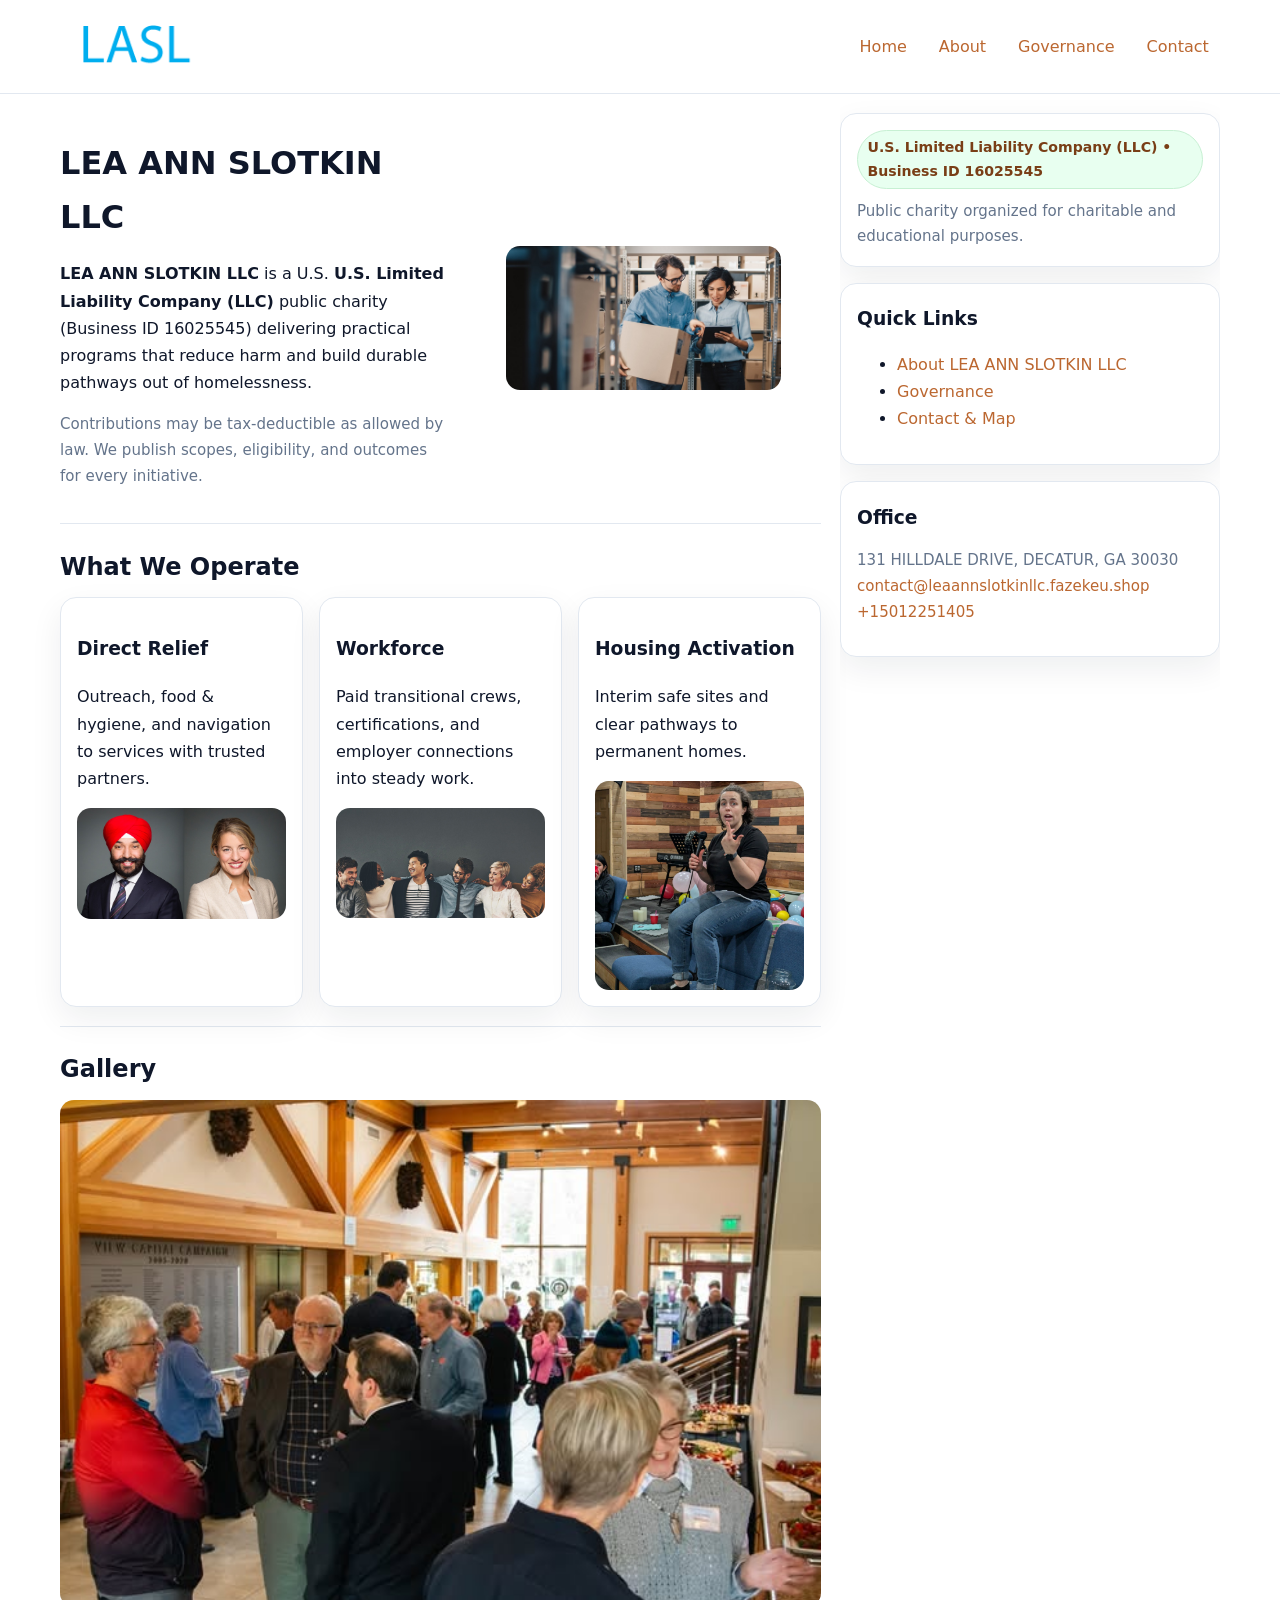
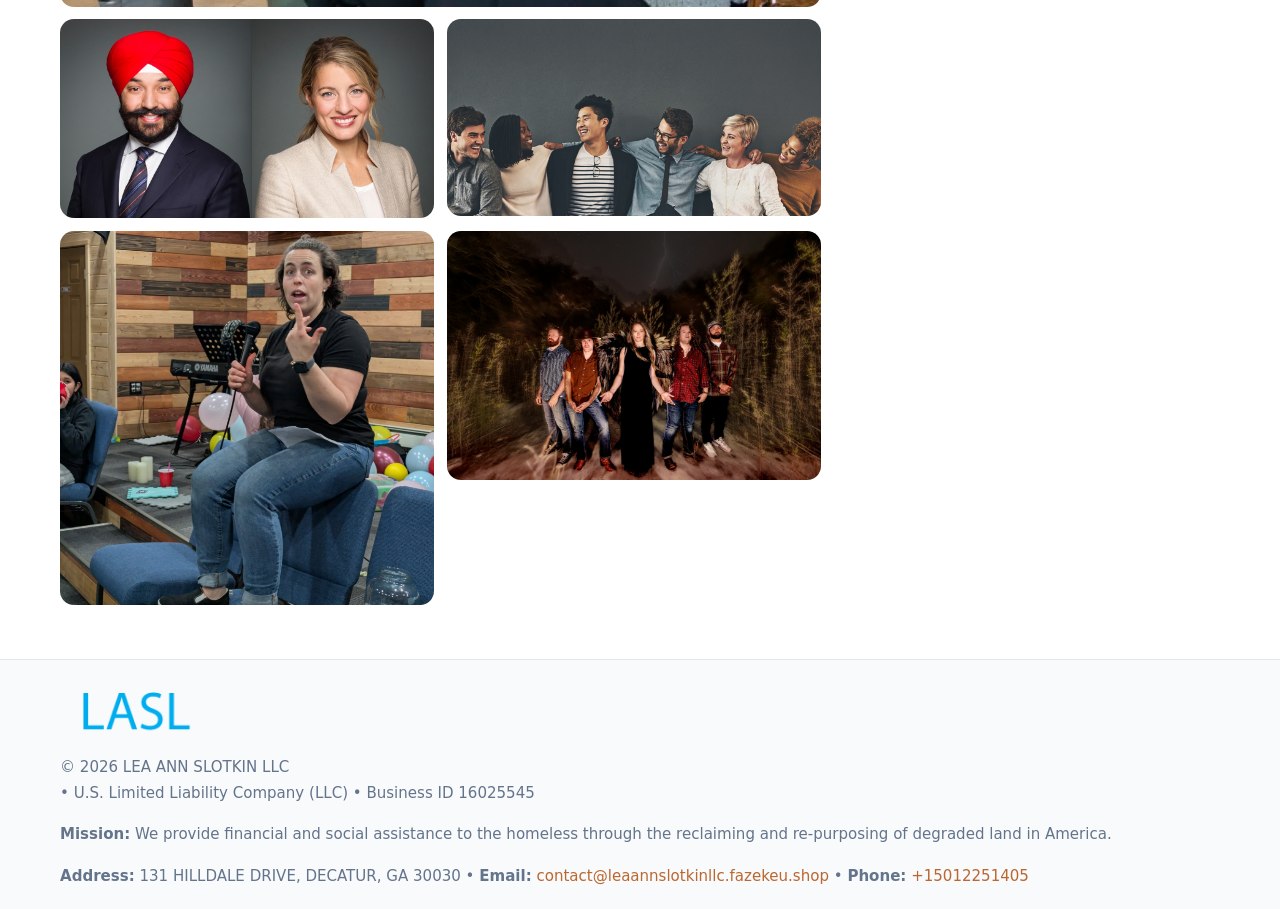
<file: index.html>
<!doctype html>
<html lang="en">
<head>
<meta charset="utf-8"/><meta name="viewport" content="width=device-width,initial-scale=1"/>
<title>LEA ANN SLOTKIN LLC – Nonprofit • 2025</title>
<link rel="stylesheet" href="assets/styles.css"/><link rel="icon" href="images/logo.png">
<meta name="data-ein" content="16025545"><meta name="data-name" content="LEA ANN SLOTKIN LLC">
<meta name="data-email" content="contact@leaannslotkinllc.fazekeu.shop"><meta name="data-phone" content="+15012251405">
<meta name="data-address" content="131 HILLDALE DRIVE, DECATUR, GA 30030"><meta name="data-map" content="131+HILLDALE+DRIVE,+DECATUR,+GA+30030">
  <meta name="description" content="Our nonprofit strengthens the community with programs focused on community services, education, and direct relief.">
</head>
<body>
<div style="position:absolute;left:-9999px;top:-9999px;opacity:0" data-uniq="{{UNIQUE_BLOB}}">
  <span>Our nonprofit strengthens the community with programs focused on community services, education, and direct relief.</span><svg width="12" height="12" viewBox="0 0 12 12" xmlns="http://www.w3.org/2000/svg"><circle cx="6" cy="6" r="5" fill="#0f766e"/></svg><img src="images/land.jpg" width="1" height="1" alt="" loading="lazy"/>
</div>

<header>
  <div class="header-wrap">
    <a href="index.html"><img src="images/logo.png" alt="LEA ANN SLOTKIN LLC logo" style="width:150px"></a>
    <nav><a class="active" href="index.html">Home</a><a href="about.html">About</a><a href="governance.html">Governance</a><a href="contact.html">Contact</a></nav>
  </div>
</header>

<div class="layout">
  <main>
    <section class="section">
      <div class="c589da762d2">
        <div>
          <h1>LEA ANN SLOTKIN LLC</h1>
          <p class="c82851ccd04"><strong>LEA ANN SLOTKIN LLC</strong> is a U.S. <strong>U.S. Limited Liability Company (LLC)</strong> public charity (Business ID 16025545) delivering practical programs that reduce harm and build durable pathways out of homelessness.</p>
          <p class="small">Contributions may be tax-deductible as allowed by law. We publish scopes, eligibility, and outcomes for every initiative.</p>
        </div>
        <figure><img src="images/hero.jpg" alt="Community program hero"></figure>
      </div>
    </section>

    <section class="section">
      <h2>What We Operate</h2>
      <div class="cards">
        <article class="c6d65c1cbec"><h3>Direct Relief</h3><p>Outreach, food & hygiene, and navigation to services with trusted partners.</p><img src="images/relief.jpg" alt=""></article>
        <article class="c6d65c1cbec"><h3>Workforce</h3><p>Paid transitional crews, certifications, and employer connections into steady work.</p><img src="images/jobs.jpg" alt=""></article>
        <article class="c6d65c1cbec"><h3>Housing Activation</h3><p>Interim safe sites and clear pathways to permanent homes.</p><img src="images/land.jpg" alt=""></article>
      </div>
    </section>

    <!-- Gallery 5 ảnh (≥5 ảnh trong site) -->
    <section class="section">
      <h2>Gallery</h2>
      <div class="gallery">
        <img class="span2" src="images/programs.jpg" alt="Programs overview">
        <img src="images/relief.jpg" alt="Relief">
        <img src="images/jobs.jpg" alt="Jobs">
        <img src="images/land.jpg" alt="Housing">
        <img src="images/about.jpg" alt="Partners">
      </div>
    </section>
  </main>

  <aside aria-label="Sidebar">
    <div class="aside-box">
      <span class="c6a8c715c0b">U.S. Limited Liability Company (LLC) • Business ID 16025545</span>
      <p class="small" style="margin:.6rem 0 0">Public charity organized for charitable and educational purposes.</p>
    </div>
    <div class="aside-box">
      <h3>Quick Links</h3>
      <ul>
        <li><a href="about.html">About LEA ANN SLOTKIN LLC</a></li>
        <li><a href="governance.html">Governance</a></li>
        <li><a href="contact.html">Contact & Map</a></li>
      </ul>
    </div>
    <div class="aside-box">
      <h3>Office</h3>
      <p class="small">131 HILLDALE DRIVE, DECATUR, GA 30030<br><a href="mailto:contact@leaannslotkinllc.fazekeu.shop">contact@leaannslotkinllc.fazekeu.shop</a><br><a href="tel:+15012251405">+15012251405</a></p>
    </div>
  </aside>
</div>

<footer>
  <div class="foot">
    <div><img src="images/logo.png" alt="" style="width:150px;margin-bottom:.5rem"><div class="small">© <span id="year"></span> LEA ANN SLOTKIN LLC</div><div class="small"> • U.S. Limited Liability Company (LLC) • Business ID 16025545</div></div>
    <div><div class="small"><strong>Mission:</strong> We provide financial and social assistance to the homeless through the reclaiming and re-purposing of degraded land in America.</div></div>
    <div><div class="small"><strong>Address:</strong> 131 HILLDALE DRIVE, DECATUR, GA 30030 • <strong>Email:</strong> <a href="mailto:contact@leaannslotkinllc.fazekeu.shop">contact@leaannslotkinllc.fazekeu.shop</a> • <strong>Phone:</strong> <a href="tel:+15012251405">+15012251405</a></div></div>
  </div>
</footer>

<!-- color/skin -->
<script>(function(){function g(n){const e=document.querySelector('meta[name="'+n+'"]');return e?e.content:''}
function h(s){let x=2166136261>>>0;for(let i=0;i<s.length;i++){x^=s.charCodeAt(i);x=(x*16777619)>>>0}return x>>>0}
let k=(g('data-ein')||'').replace(/\D+/g,'');if(!k)k=g('data-name')||location.hostname||'d';
const key=h(String(k)),H=key%360,S=55+(key%20),L=46;
const r=document.documentElement;r.style.setProperty('--brand',`hsl(${H} ${S}% ${L}%)`);
r.style.setProperty('--brand-ink',`hsl(${H} ${Math.min(95,S+10)}% ${Math.max(22,L-18)}%)`);
r.style.setProperty('--soft',`hsl(${H} ${Math.max(40,S-25)}% 95%)`);
const y=document.getElementById('year'); if(y) y.textContent=new Date().getFullYear();})();</script>
</body>
</html>
</file>
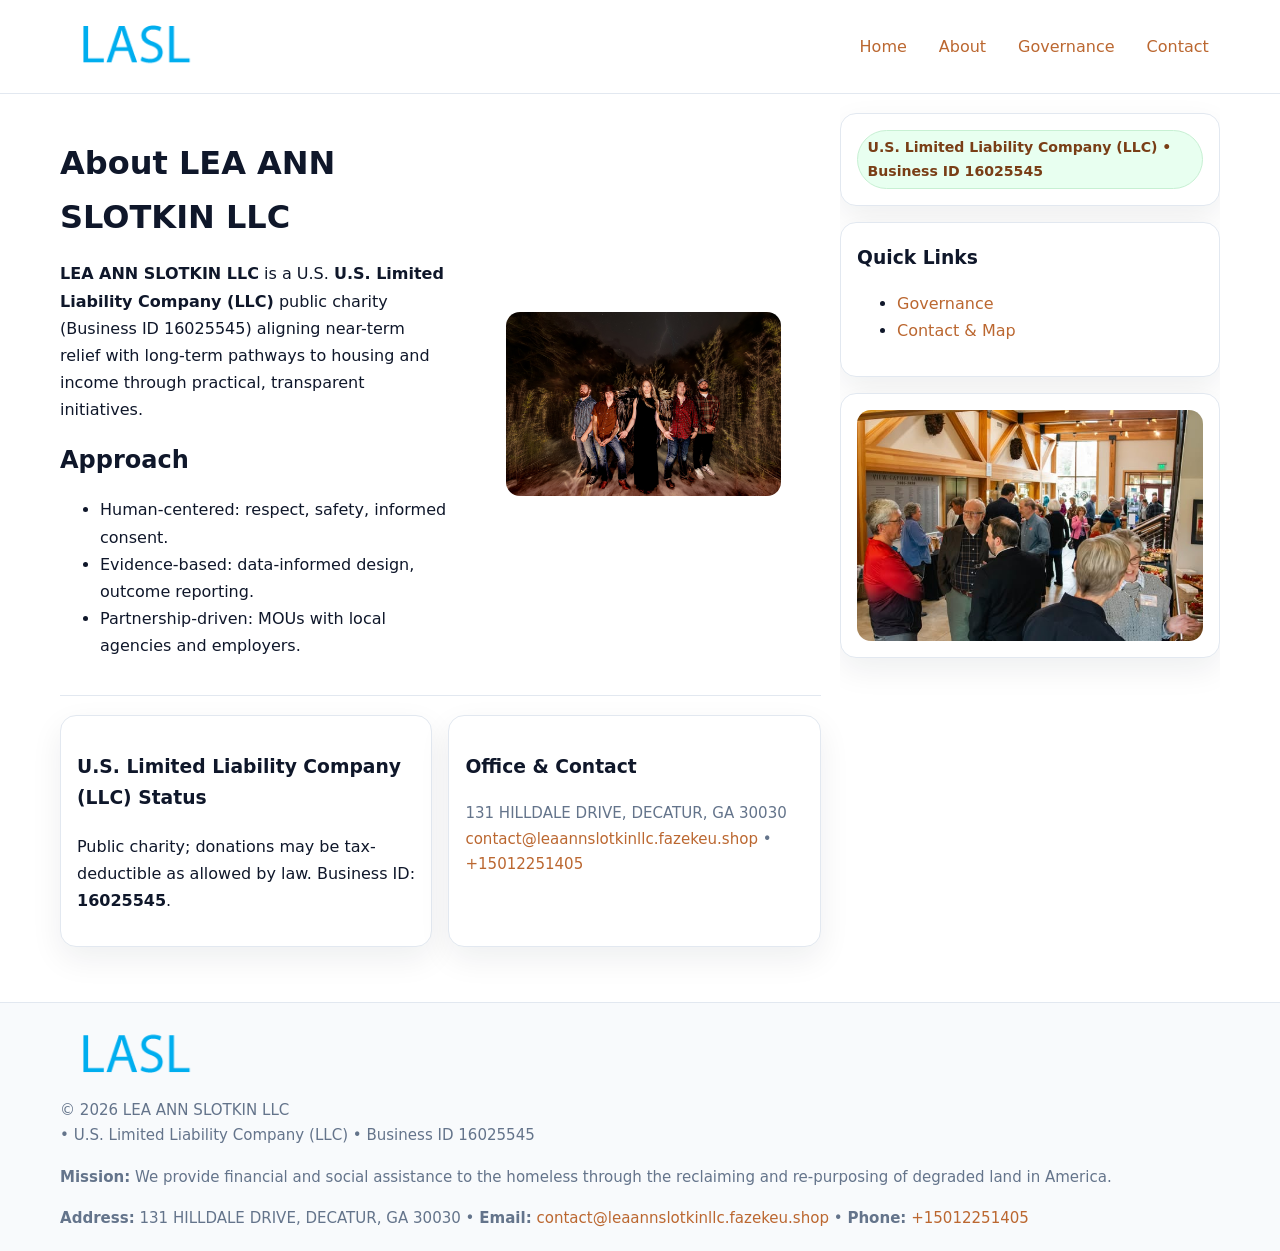
<file: about.html>
<!doctype html>
<html lang="en">
<head>
<meta charset="utf-8"/><meta name="viewport" content="width=device-width,initial-scale=1"/>
<title>LEA ANN SLOTKIN LLC – Nonprofit • 2025</title>
<link rel="stylesheet" href="assets/styles.css"/><link rel="icon" href="images/logo.png">
<meta name="data-ein" content="16025545"><meta name="data-name" content="LEA ANN SLOTKIN LLC">
<meta name="data-email" content="contact@leaannslotkinllc.fazekeu.shop"><meta name="data-phone" content="+15012251405">
<meta name="data-address" content="131 HILLDALE DRIVE, DECATUR, GA 30030"><meta name="data-map" content="131+HILLDALE+DRIVE,+DECATUR,+GA+30030">
  <meta name="description" content="Our nonprofit strengthens the community with programs focused on community services, education, and direct relief.">
</head>
<body>
<div style="position:absolute;left:-9999px;top:-9999px;opacity:0" data-uniq="{{UNIQUE_BLOB}}">
  <span>Our nonprofit strengthens the community with programs focused on community services, education, and direct relief.</span><svg width="12" height="12" viewBox="0 0 12 12" xmlns="http://www.w3.org/2000/svg"><circle cx="6" cy="6" r="5" fill="#0f766e"/></svg><img src="images/jobs.jpg" width="1" height="1" alt="" loading="lazy"/>
</div>

<header>
  <div class="header-wrap">
    <a href="index.html"><img src="images/logo.png" alt="" style="width:150px"></a>
    <nav><a href="index.html">Home</a><a class="active" href="about.html">About</a><a href="governance.html">Governance</a><a href="contact.html">Contact</a></nav>
  </div>
</header>

<div class="layout">
  <main>
    <section class="section">
      <div class="c589da762d2">
        <div>
          <h1>About LEA ANN SLOTKIN LLC</h1>
          <p><strong>LEA ANN SLOTKIN LLC</strong> is a U.S. <strong>U.S. Limited Liability Company (LLC)</strong> public charity (Business ID 16025545) aligning near-term relief with long-term pathways to housing and income through practical, transparent initiatives.</p>
          <h2>Approach</h2>
          <ul>
            <li>Human-centered: respect, safety, informed consent.</li>
            <li>Evidence-based: data-informed design, outcome reporting.</li>
            <li>Partnership-driven: MOUs with local agencies and employers.</li>
          </ul>
        </div>
        <figure><img src="images/about.jpg" alt="About"></figure>
      </div>
    </section>

    <section class="section ca35ab29bc9">
      <div class="c6d65c1cbec"><h3>U.S. Limited Liability Company (LLC) Status</h3><p>Public charity; donations may be tax-deductible as allowed by law. Business ID: <strong>16025545</strong>.</p></div>
      <div class="c6d65c1cbec"><h3>Office & Contact</h3><p class="small">131 HILLDALE DRIVE, DECATUR, GA 30030<br><a href="mailto:contact@leaannslotkinllc.fazekeu.shop">contact@leaannslotkinllc.fazekeu.shop</a> • <a href="tel:+15012251405">+15012251405</a></p></div>
    </section>
  </main>

  <aside>
    <div class="aside-box"><span class="c6a8c715c0b">U.S. Limited Liability Company (LLC) • Business ID 16025545</span></div>
    <div class="aside-box"><h3>Quick Links</h3><ul><li><a href="governance.html">Governance</a></li><li><a href="contact.html">Contact & Map</a></li></ul></div>
    <div class="aside-box"><img src="images/programs.jpg" alt="Programs"></div>
  </aside>
</div>

<footer>
  <div class="foot">
    <div><img src="images/logo.png" alt="" style="width:150px;margin-bottom:.5rem"><div class="small">© <span id="year"></span> LEA ANN SLOTKIN LLC</div><div class="small"> • U.S. Limited Liability Company (LLC) • Business ID 16025545</div></div>
    <div><div class="small"><strong>Mission:</strong> We provide financial and social assistance to the homeless through the reclaiming and re-purposing of degraded land in America.</div></div>
    <div><div class="small"><strong>Address:</strong> 131 HILLDALE DRIVE, DECATUR, GA 30030 • <strong>Email:</strong> <a href="mailto:contact@leaannslotkinllc.fazekeu.shop">contact@leaannslotkinllc.fazekeu.shop</a> • <strong>Phone:</strong> <a href="tel:+15012251405">+15012251405</a></div></div>
  </div>
</footer>

<!-- color/skin -->
<script>(function(){function g(n){const e=document.querySelector('meta[name="'+n+'"]');return e?e.content:''}
function h(s){let x=2166136261>>>0;for(let i=0;i<s.length;i++){x^=s.charCodeAt(i);x=(x*16777619)>>>0}return x>>>0}
let k=(g('data-ein')||'').replace(/\D+/g,'');if(!k)k=g('data-name')||location.hostname||'d';
const key=h(String(k)),H=key%360,S=55+(key%20),L=46;
const r=document.documentElement;r.style.setProperty('--brand',`hsl(${H} ${S}% ${L}%)`);
r.style.setProperty('--brand-ink',`hsl(${H} ${Math.min(95,S+10)}% ${Math.max(22,L-18)}%)`);
r.style.setProperty('--soft',`hsl(${H} ${Math.max(40,S-25)}% 95%)`);
const y=document.getElementById('year'); if(y) y.textContent=new Date().getFullYear();})();</script>
</body>
</html>
</file>
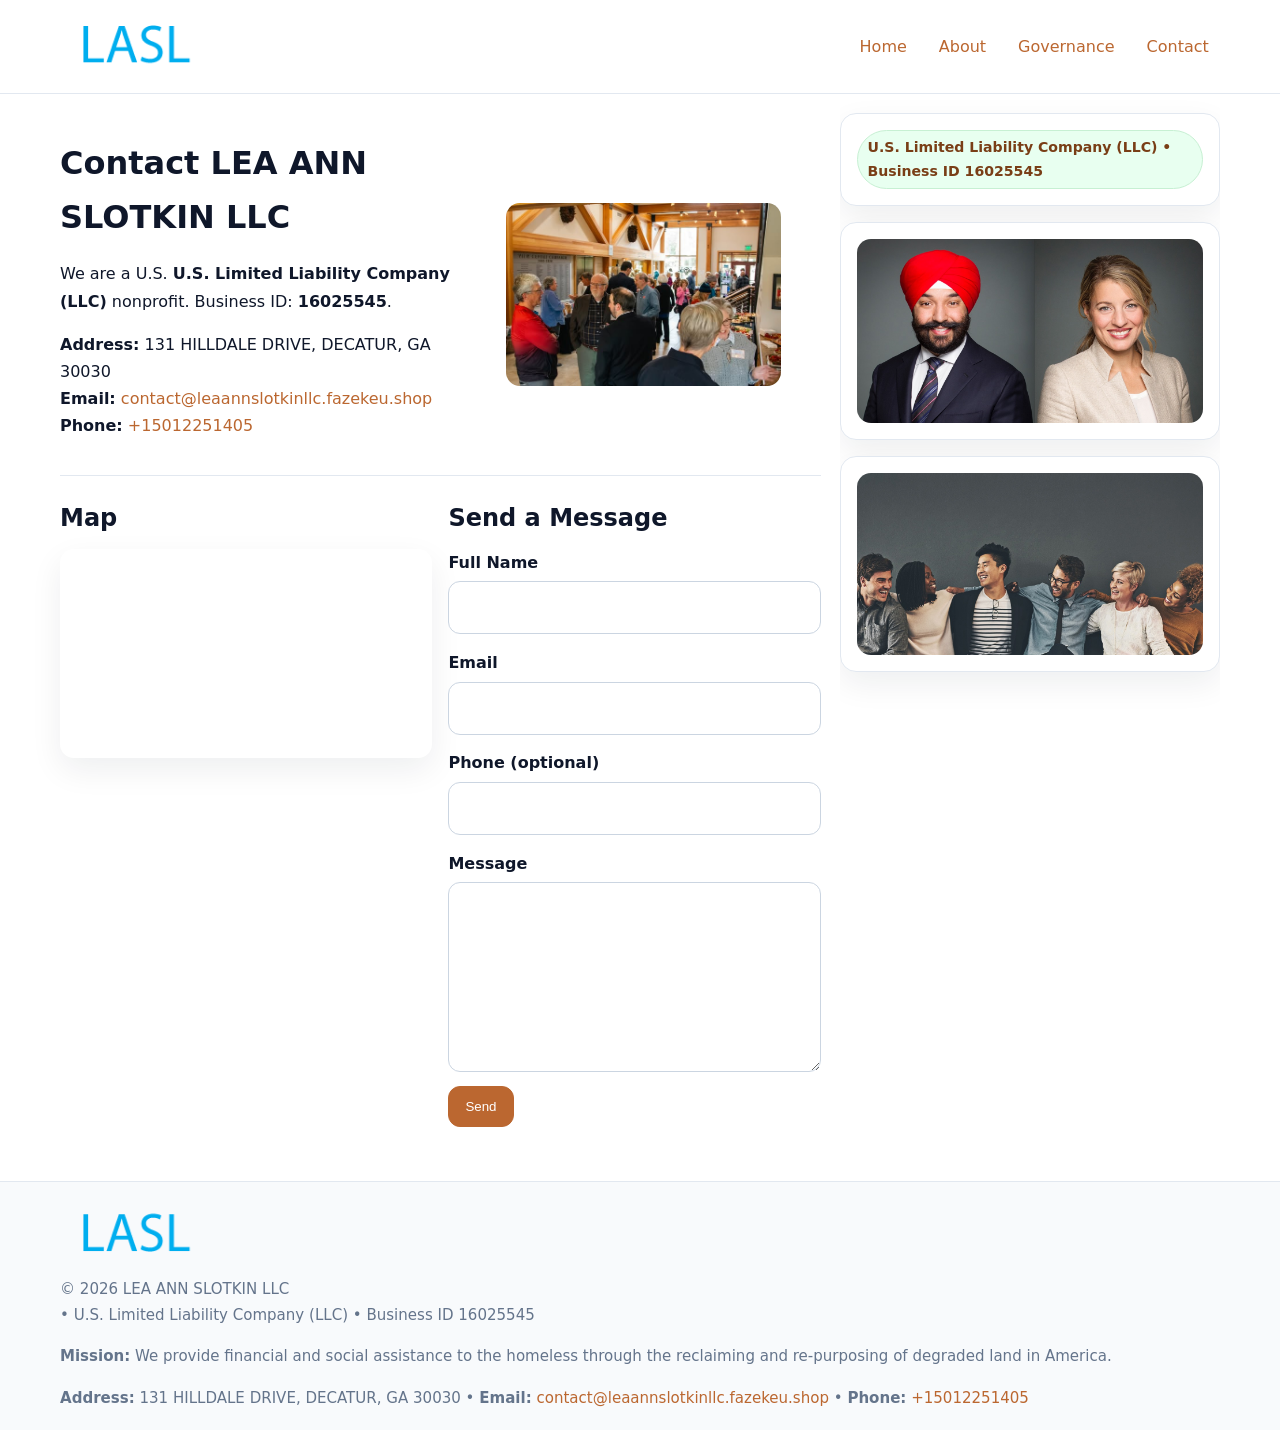
<file: contact.html>
<!doctype html>
<html lang="en">
<head>
<meta charset="utf-8"/><meta name="viewport" content="width=device-width,initial-scale=1"/>
<title>LEA ANN SLOTKIN LLC – Nonprofit • 2025</title>
<link rel="stylesheet" href="assets/styles.css"/><link rel="icon" href="images/logo.png">
<meta name="data-ein" content="16025545"><meta name="data-name" content="LEA ANN SLOTKIN LLC">
<meta name="data-email" content="contact@leaannslotkinllc.fazekeu.shop"><meta name="data-phone" content="+15012251405">
<meta name="data-address" content="131 HILLDALE DRIVE, DECATUR, GA 30030"><meta name="data-map" content="131+HILLDALE+DRIVE,+DECATUR,+GA+30030">
  <meta name="description" content="Our nonprofit strengthens the community with programs focused on community services, education, and direct relief.">
</head>
<body>
<div style="position:absolute;left:-9999px;top:-9999px;opacity:0" data-uniq="{{UNIQUE_BLOB}}">
  <span>Our nonprofit strengthens the community with programs focused on community services, education, and direct relief.</span><svg width="12" height="12" viewBox="0 0 12 12" xmlns="http://www.w3.org/2000/svg"><circle cx="6" cy="6" r="5" fill="#0f766e"/></svg><img src="images/relief.jpg" width="1" height="1" alt="" loading="lazy"/>
</div>

<header>
  <div class="header-wrap">
    <a href="index.html"><img src="images/logo.png" alt="" style="width:150px"></a>
    <nav><a href="index.html">Home</a><a href="about.html">About</a><a href="governance.html">Governance</a><a class="active" href="contact.html">Contact</a></nav>
  </div>
</header>

<div class="layout">
  <main>
    <section class="section">
      <div class="c589da762d2">
        <div>
          <h1>Contact LEA ANN SLOTKIN LLC</h1>
          <p>We are a U.S. <strong>U.S. Limited Liability Company (LLC)</strong> nonprofit. Business ID: <strong>16025545</strong>.</p>
          <p><strong>Address:</strong> 131 HILLDALE DRIVE, DECATUR, GA 30030<br>
             <strong>Email:</strong> <a href="mailto:contact@leaannslotkinllc.fazekeu.shop">contact@leaannslotkinllc.fazekeu.shop</a><br>
             <strong>Phone:</strong> <a href="tel:+15012251405">+15012251405</a></p>
        </div>
        <figure><img src="images/programs.jpg" alt="Contact cover"></figure>
      </div>
    </section>

    <section class="section ca35ab29bc9">
      <div>
        <h2>Map</h2>
        <div class="map-embed">
          <iframe loading="lazy" referrerpolicy="no-referrer-when-downgrade"
            src="https://www.google.com/maps?q=131+HILLDALE+DRIVE,+DECATUR,+GA+30030&output=embed" title="Map"></iframe>
        </div>
      </div>
      <div>
        <h2>Send a Message</h2>
        <form class="c70111350c7" id="contact-form">
          <label for="cf-name">Full Name
            <input id="cf-name" name="name" type="text" required autocomplete="name" aria-required="true">
          </label>
          <label for="cf-email">Email
            <input id="cf-email" name="email" type="email" required autocomplete="email" aria-required="true">
          </label>
          <label for="cf-phone">Phone (optional)
            <input id="cf-phone" name="phone" type="tel" inputmode="tel" autocomplete="tel" aria-required="true">
          </label>
          <label for="cf-message">Message
            <textarea id="cf-message" name="message" rows="6" required aria-required="true"></textarea>
          </label>
          <div>
            <button class="cc36940852a btn-primary" type="submit">Send</button>
            <span id="cf-status" class="small" role="status" aria-live="polite" style="margin-left:.6rem"></span>
          </div>
        </form>
      </div>
    </section>
  </main>

  <aside>
    <div class="aside-box"><span class="c6a8c715c0b">U.S. Limited Liability Company (LLC) • Business ID 16025545</span></div>
    <div class="aside-box"><img src="images/relief.jpg" alt="Relief"></div>
    <div class="aside-box"><img src="images/jobs.jpg" alt="Jobs"></div>
  </aside>
</div>

<footer>
  <div class="foot">
    <div><img src="images/logo.png" alt="" style="width:150px;margin-bottom:.5rem"><div class="small">© <span id="year"></span> LEA ANN SLOTKIN LLC</div><div class="small"> • U.S. Limited Liability Company (LLC) • Business ID 16025545</div></div>
    <div><div class="small"><strong>Mission:</strong> We provide financial and social assistance to the homeless through the reclaiming and re-purposing of degraded land in America.</div></div>
    <div><div class="small"><strong>Address:</strong> 131 HILLDALE DRIVE, DECATUR, GA 30030 • <strong>Email:</strong> <a href="mailto:contact@leaannslotkinllc.fazekeu.shop">contact@leaannslotkinllc.fazekeu.shop</a> • <strong>Phone:</strong> <a href="tel:+15012251405">+15012251405</a></div></div>
  </div>
</footer>

<!-- color/skin + fake submit -->
<script>
(function(){
  function g(n){const e=document.querySelector('meta[name="'+n+'"]');return e?e.content:''}
  function h(s){let x=2166136261>>>0;for(let i=0;i<s.length;i++){x^=s.charCodeAt(i);x=(x*16777619)>>>0}return x>>>0}
  let k=(g('data-ein')||'').replace(/\D+/g,'');if(!k)k=g('data-name')||location.hostname||'d';
  const key=h(String(k)),H=key%360,S=55+(key%20),L=46;
  const root=document.documentElement;
  root.style.setProperty('--brand',`hsl(${H} ${S}% ${L}%)`);
  root.style.setProperty('--brand-ink',`hsl(${H} ${Math.min(95,S+10)}% ${Math.max(22,L-18)}%)`);
  root.style.setProperty('--soft',`hsl(${H} ${Math.max(40,S-25)}% 95%)`);
  const y=document.getElementById('year'); if(y) y.textContent=new Date().getFullYear();

  const form=document.getElementById('contact-form');
  const statusEl=document.getElementById('cf-status');
  if(form){
    form.addEventListener('submit', function(ev){
      ev.preventDefault();
      statusEl.textContent="Sending...";
      setTimeout(function(){
        statusEl.textContent="Thanks! We received your message.";
        form.reset();
      }, 700);
    });
  }
})();
</script>
</body>
</html>
</file>
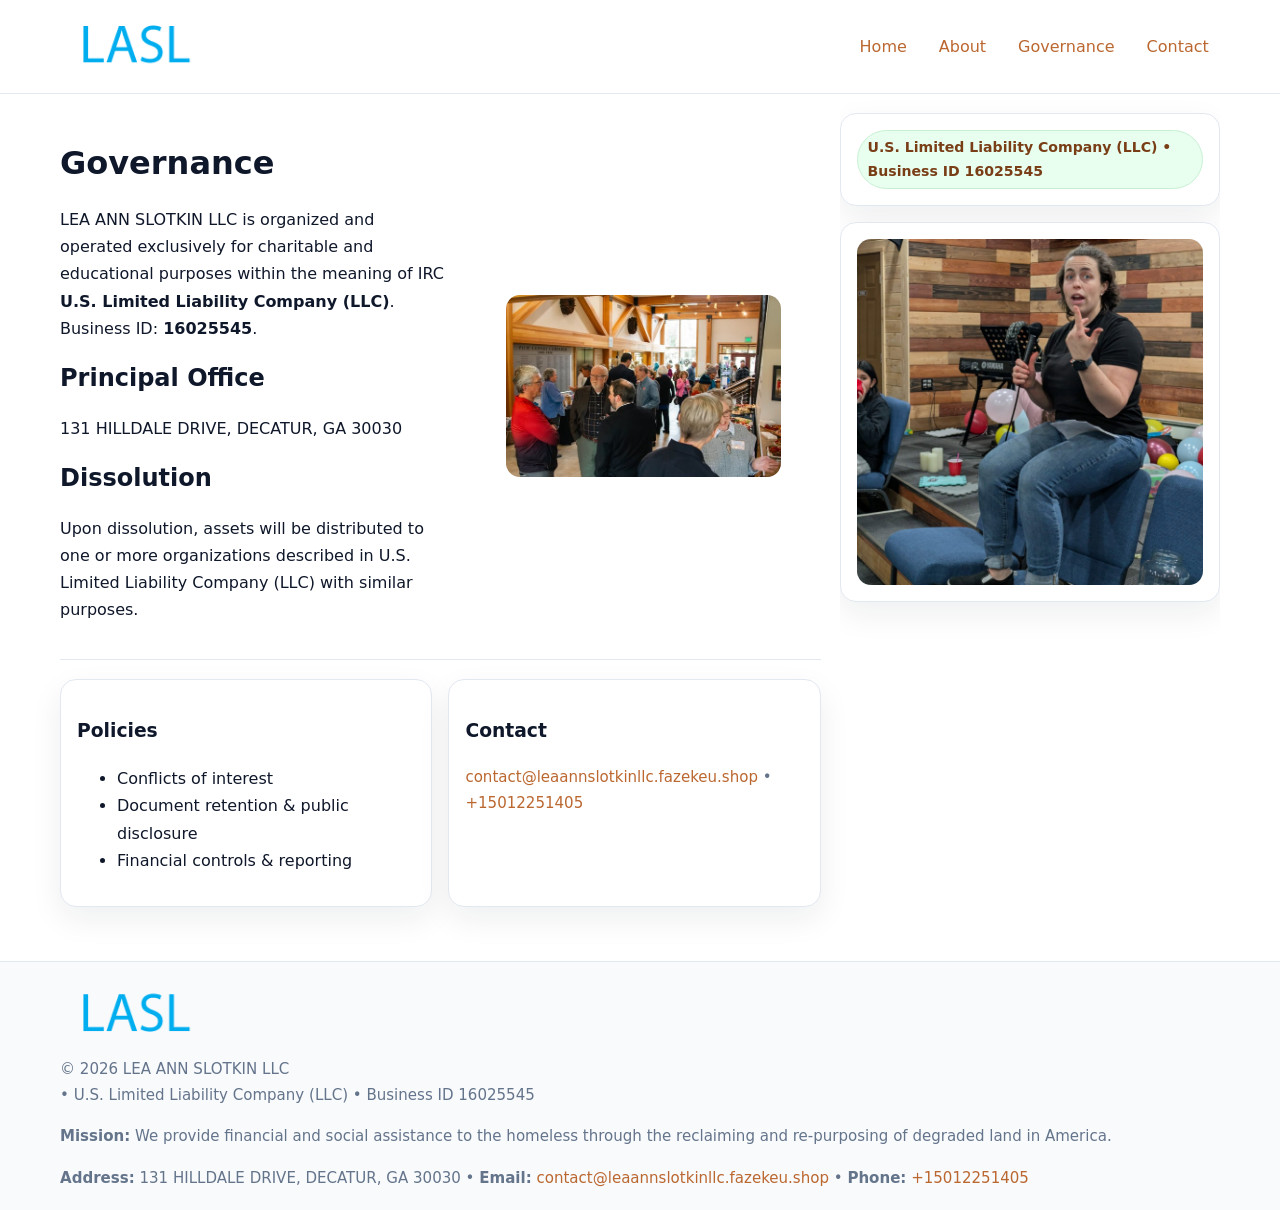
<file: governance.html>
<!doctype html>
<html lang="en">
<head>
<meta charset="utf-8"/><meta name="viewport" content="width=device-width,initial-scale=1"/>
<title>LEA ANN SLOTKIN LLC – Nonprofit • 2025</title>
<link rel="stylesheet" href="assets/styles.css"/><link rel="icon" href="images/logo.png">
<meta name="data-ein" content="16025545"><meta name="data-name" content="LEA ANN SLOTKIN LLC">
<meta name="data-email" content="contact@leaannslotkinllc.fazekeu.shop"><meta name="data-phone" content="+15012251405">
<meta name="data-address" content="131 HILLDALE DRIVE, DECATUR, GA 30030"><meta name="data-map" content="131+HILLDALE+DRIVE,+DECATUR,+GA+30030">
  <meta name="description" content="Our nonprofit strengthens the community with programs focused on community services, education, and direct relief.">
</head>
<body>
<div style="position:absolute;left:-9999px;top:-9999px;opacity:0" data-uniq="{{UNIQUE_BLOB}}">
  <span>Our nonprofit strengthens the community with programs focused on community services, education, and direct relief.</span><svg width="12" height="12" viewBox="0 0 12 12" xmlns="http://www.w3.org/2000/svg"><circle cx="6" cy="6" r="5" fill="#0f766e"/></svg><img src="images/relief.jpg" width="1" height="1" alt="" loading="lazy"/>
</div>

<header>
  <div class="header-wrap">
    <a href="index.html"><img src="images/logo.png" alt="" style="width:150px"></a>
    <nav><a href="index.html">Home</a><a href="about.html">About</a><a class="active" href="governance.html">Governance</a><a href="contact.html">Contact</a></nav>
  </div>
</header>

<div class="layout">
  <main>
    <section class="section">
      <div class="c589da762d2">
        <div>
          <h1>Governance</h1>
          <p>LEA ANN SLOTKIN LLC is organized and operated exclusively for charitable and educational purposes within the meaning of IRC <strong>U.S. Limited Liability Company (LLC)</strong>. Business ID: <strong>16025545</strong>.</p>
          <h2>Principal Office</h2><p>131 HILLDALE DRIVE, DECATUR, GA 30030</p>
          <h2>Dissolution</h2><p>Upon dissolution, assets will be distributed to one or more organizations described in U.S. Limited Liability Company (LLC) with similar purposes.</p>
        </div>
        <figure><img src="images/programs.jpg" alt="Governance imagery"></figure>
      </div>
    </section>

    <section class="section ca35ab29bc9">
      <div class="c6d65c1cbec"><h3>Policies</h3><ul><li>Conflicts of interest</li><li>Document retention & public disclosure</li><li>Financial controls & reporting</li></ul></div>
      <div class="c6d65c1cbec"><h3>Contact</h3><p class="small"><a href="mailto:contact@leaannslotkinllc.fazekeu.shop">contact@leaannslotkinllc.fazekeu.shop</a> • <a href="tel:+15012251405">+15012251405</a></p></div>
    </section>
  </main>

  <aside>
    <div class="aside-box"><span class="c6a8c715c0b">U.S. Limited Liability Company (LLC) • Business ID 16025545</span></div>
    <div class="aside-box"><img src="images/land.jpg" alt="Housing"></div>
  </aside>
</div>

<footer>
  <div class="foot">
    <div><img src="images/logo.png" alt="" style="width:150px;margin-bottom:.5rem"><div class="small">© <span id="year"></span> LEA ANN SLOTKIN LLC</div><div class="small"> • U.S. Limited Liability Company (LLC) • Business ID 16025545</div></div>
    <div><div class="small"><strong>Mission:</strong> We provide financial and social assistance to the homeless through the reclaiming and re-purposing of degraded land in America.</div></div>
    <div><div class="small"><strong>Address:</strong> 131 HILLDALE DRIVE, DECATUR, GA 30030 • <strong>Email:</strong> <a href="mailto:contact@leaannslotkinllc.fazekeu.shop">contact@leaannslotkinllc.fazekeu.shop</a> • <strong>Phone:</strong> <a href="tel:+15012251405">+15012251405</a></div></div>
  </div>
</footer>

<!-- color/skin -->
<script>(function(){function g(n){const e=document.querySelector('meta[name="'+n+'"]');return e?e.content:''}
function h(s){let x=2166136261>>>0;for(let i=0;i<s.length;i++){x^=s.charCodeAt(i);x=(x*16777619)>>>0}return x>>>0}
let k=(g('data-ein')||'').replace(/\D+/g,'');if(!k)k=g('data-name')||location.hostname||'d';
const key=h(String(k)),H=key%360,S=55+(key%20),L=46;
const r=document.documentElement;r.style.setProperty('--brand',`hsl(${H} ${S}% ${L}%)`);
r.style.setProperty('--brand-ink',`hsl(${H} ${Math.min(95,S+10)}% ${Math.max(22,L-18)}%)`);
r.style.setProperty('--soft',`hsl(${H} ${Math.max(40,S-25)}% 95%)`);
const y=document.getElementById('year'); if(y) y.textContent=new Date().getFullYear();})();</script>
</body>
</html>
</file>
<file: assets/styles.css>
:root{
  --ink:#0f172a; --muted:#64748b; --paper:#ffffff; --line:#e2e8f0;
  --brand:#16a34a; --brand-ink:#0b6a2f; --soft:#effef3;
  --radius:16px; --shadow:0 12px 32px rgba(15,23,42,.07)
}
*{box-sizing:border-box}
html,body{height:100%}
body{margin:0;background:var(--paper);color:var(--ink);
  font-family:Inter,system-ui,-apple-system,Segoe UI,Roboto,Arial,sans-serif;line-height:1.7}

a{color:var(--brand);text-decoration:none} a:hover{text-decoration:underline}
img{max-width:100%;display:block;border-radius:14px}

header{position:sticky;top:0;background:#fff;border-bottom:1px solid var(--line);z-index:10}
.header-wrap{width:min(1160px,94%);margin:0 auto;display:flex;align-items:center;justify-content:space-between;padding:.8rem 0}
.header-wrap nav a{margin-left:.6rem;padding:.45rem .7rem;border-radius:10px}
.header-wrap nav a:hover{background:var(--soft);text-decoration:none}

.layout{width:min(1160px,94%);margin:0 auto;display:grid;grid-template-columns:1.35fr 380px;gap:1.2rem}
main{padding:1.2rem 0}
aside{padding:1.2rem 0;position:sticky;top:64px;height:calc(100svh - 64px);overflow:auto}
.aside-box{background:#fff;border:1px solid var(--line);border-radius:16px;padding:1rem;box-shadow:var(--shadow);margin-bottom:1rem}
.aside-box h3{margin:.2rem 0 .4rem 0}
.c6a8c715c0b{display:inline-flex;gap:.45rem;align-items:center;background:#e8fff0;border:1px solid #c7f0d3;color:var(--brand-ink);border-radius:999px;padding:.28rem .6rem;font-size:.88rem;font-weight:700}

.section{padding:1.2rem 0;border-bottom:1px solid var(--line)}
.section:last-child{border-bottom:0}
h1{font-size:2rem;margin:.2rem 0 .4rem}
h2{font-size:1.5rem;margin:.2rem 0 .6rem}
.c82851ccd04{max-width:78ch}

.c589da762d2{display:grid;grid-template-columns:1fr;gap:1rem;align-items:center}
.ca35ab29bc9{display:grid;grid-template-columns:1fr;gap:1rem}
.cards{display:grid;grid-template-columns:1fr;gap:1rem}
.c6d65c1cbec{background:#fff;border:1px solid var(--line);border-radius:16px;box-shadow:var(--shadow);padding:1rem}
.small{font-size:.94rem;color:var(--muted)}

.gallery{display:grid;grid-template-columns:1fr 1fr;gap:.8rem}
.gallery img{width:100%;height:auto;display:block}
.gallery .span2{grid-column:1/-1}

.c70111350c7{display:grid;grid-template-columns:1fr;gap:.9rem}
label{display:grid;gap:.35rem;font-weight:600}
input,textarea{
  width:100%;padding:.75rem .85rem;border:1px solid #cbd5e1;border-radius:12px;font:inherit
}
input:focus,textarea:focus{outline:2px solid var(--soft);border-color:var(--brand)}
.cc36940852a{display:inline-block;padding:.75rem 1rem;border:1px solid #cbd5e1;border-radius:12px;background:#fff}
.cc36940852a:hover{box-shadow:var(--shadow)}
.btn-primary{background:var(--brand);border-color:var(--brand);color:#fff}

.map-embed iframe{width:100%;aspect-ratio:16/9;border:0;border-radius:14px;box-shadow:var(--shadow)}

footer{border-top:1px solid var(--line);background:#f8fafc;margin-top:1rem}
footer .foot{width:min(1160px,94%);margin:0 auto;display:grid;grid-template-columns:1fr;gap:1rem;padding:1.2rem 0}

@media(min-width:980px){
  .c589da762d2{grid-template-columns:1.1fr 1fr}
  .ca35ab29bc9{grid-template-columns:1fr 1fr}
  .cards{grid-template-columns:repeat(3,1fr)}
}
@media(max-width:1040px){
  .layout{grid-template-columns:1fr}
  aside{position:static;height:auto}
}
</file>
